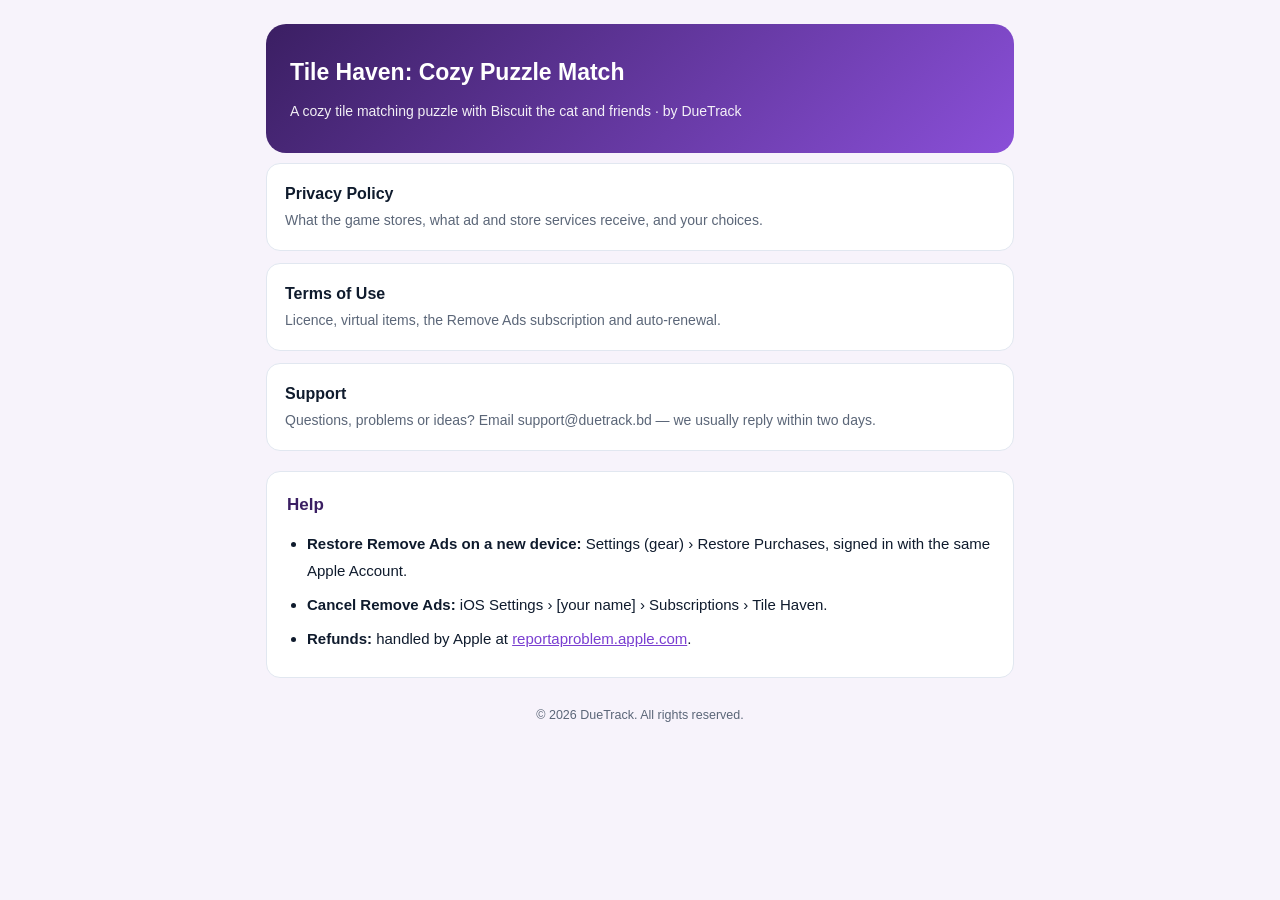
<file: index.html>
<!DOCTYPE html>
<html lang="en">
<head>
<meta charset="UTF-8">
<meta name="viewport" content="width=device-width, initial-scale=1.0">
<title>Tile Haven: Cozy Puzzle Match — Support &amp; Legal</title>
<meta name="description" content="Support, privacy policy and terms of use for Tile Haven: Cozy Puzzle Match, a cozy tile matching puzzle game by DueTrack.">
<link rel="stylesheet" href="./style.css">
</head>
<body>
<div class="wrap">
  <header>
    <h1>Tile Haven: Cozy Puzzle Match</h1>
    <div class="sub">A cozy tile matching puzzle with Biscuit the cat and friends · by DueTrack</div>
  </header>

  <div class="links">
    <a href="./privacy-policy.html">Privacy Policy<span>What the game stores, what ad and store services receive, and your choices.</span></a>
    <a href="./terms.html">Terms of Use<span>Licence, virtual items, the Remove Ads subscription and auto-renewal.</span></a>
    <a href="mailto:support@duetrack.bd?subject=Tile%20Haven%20support">Support<span>Questions, problems or ideas? Email support@duetrack.bd — we usually reply within two days.</span></a>
  </div>

  <section style="margin-top:20px"><h2>Help</h2><ul>
    <li><b>Restore Remove Ads on a new device:</b> Settings (gear) › Restore Purchases, signed in with the same Apple Account.</li>
    <li><b>Cancel Remove Ads:</b> iOS Settings › [your name] › Subscriptions › Tile Haven.</li>
    <li><b>Refunds:</b> handled by Apple at <a href="https://reportaproblem.apple.com">reportaproblem.apple.com</a>.</li>
  </ul></section>

  <footer>© 2026 DueTrack. All rights reserved.</footer>
</div>
</body>
</html>
</file>
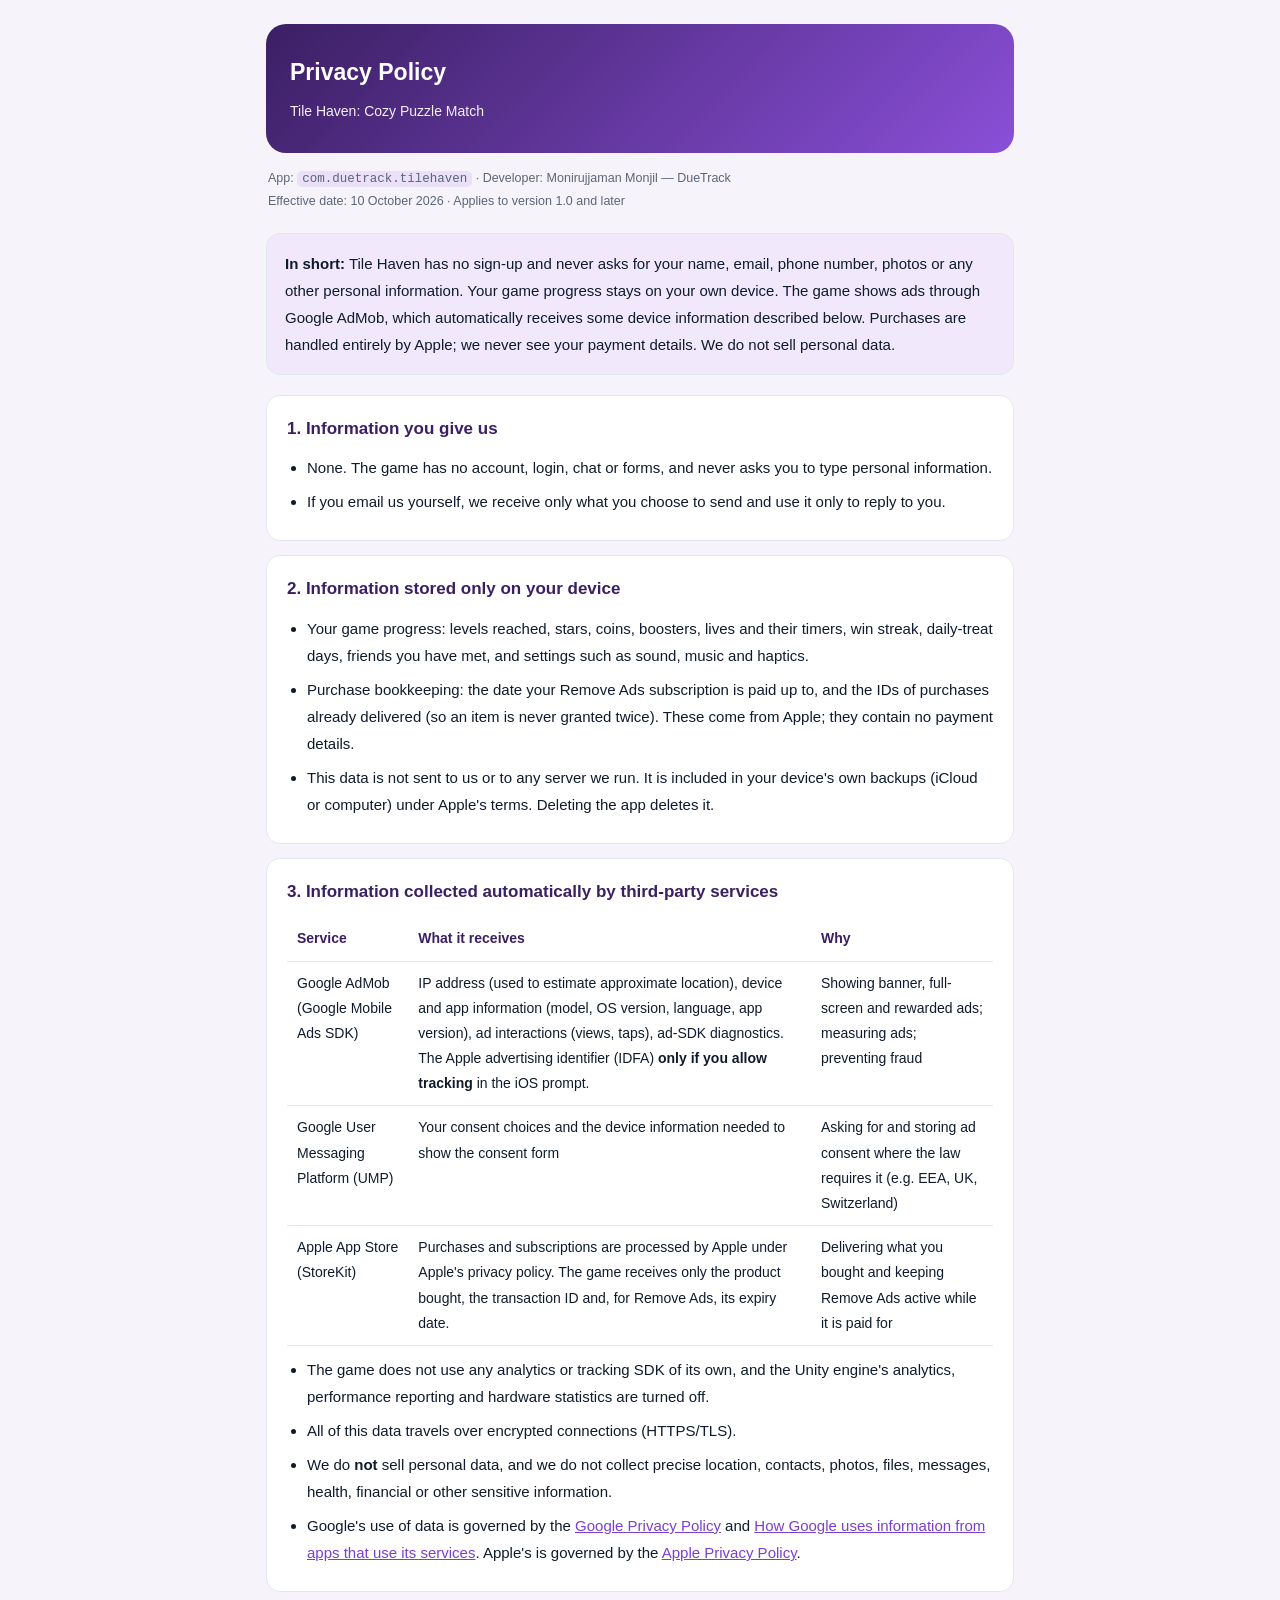
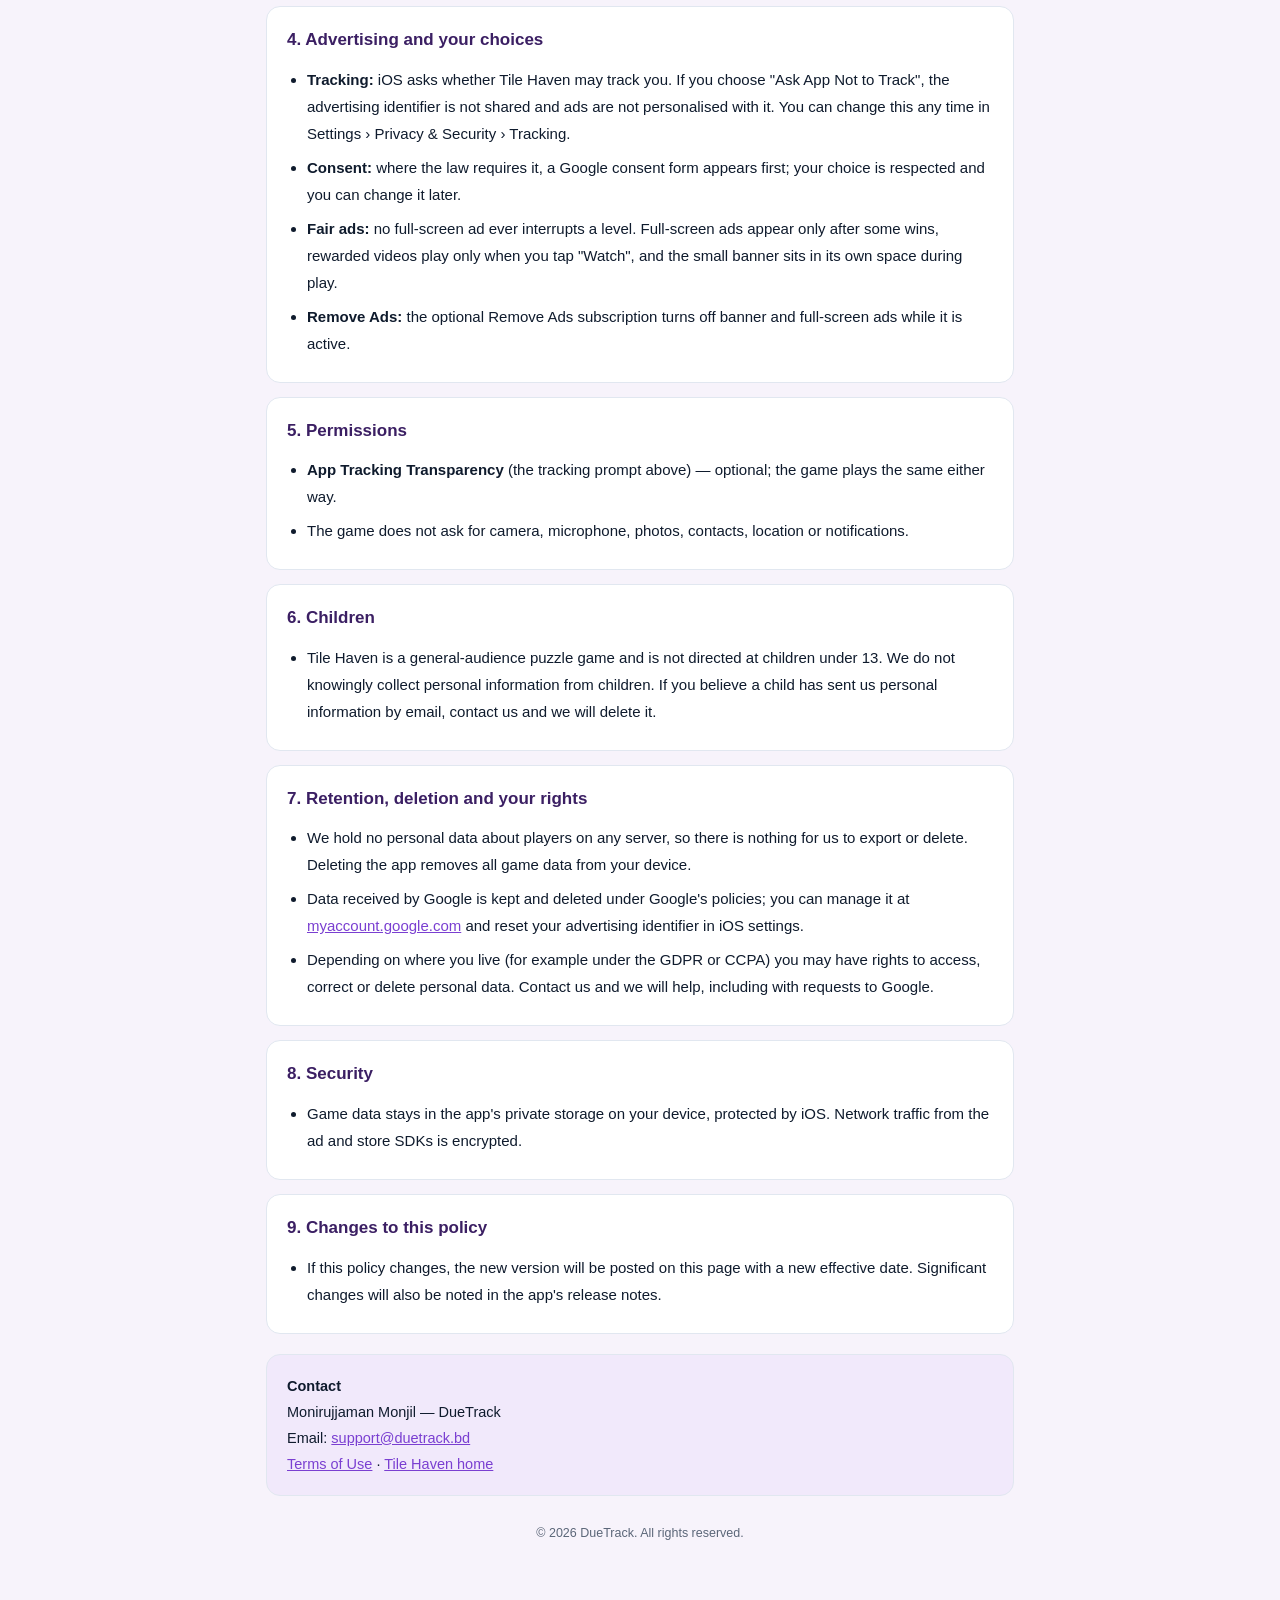
<file: privacy-policy.html>
<!DOCTYPE html>
<html lang="en">
<head>
<meta charset="UTF-8">
<meta name="viewport" content="width=device-width, initial-scale=1.0">
<title>Privacy Policy — Tile Haven: Cozy Puzzle Match</title>
<link rel="stylesheet" href="./style.css">
</head>
<body>
<div class="wrap">
  <header>
    <h1>Privacy Policy</h1>
    <div class="sub">Tile Haven: Cozy Puzzle Match</div>
  </header>
  <div class="meta">
    App: <code>com.duetrack.tilehaven</code> · Developer: Monirujjaman Monjil — DueTrack<br>
    Effective date: 10 October 2026 · Applies to version 1.0 and later
  </div>

  <div class="summary">
    <b>In short:</b> Tile Haven has no sign-up and never asks for your name, email, phone number, photos or
    any other personal information. Your game progress stays on your own device. The game shows ads through
    Google AdMob, which automatically receives some device information described below. Purchases are handled
    entirely by Apple; we never see your payment details. We do not sell personal data.
  </div>

  <section><h2>1. Information you give us</h2><ul>
    <li>None. The game has no account, login, chat or forms, and never asks you to type personal information.</li>
    <li>If you email us yourself, we receive only what you choose to send and use it only to reply to you.</li>
  </ul></section>

  <section><h2>2. Information stored only on your device</h2><ul>
    <li>Your game progress: levels reached, stars, coins, boosters, lives and their timers, win streak,
      daily-treat days, friends you have met, and settings such as sound, music and haptics.</li>
    <li>Purchase bookkeeping: the date your Remove Ads subscription is paid up to, and the IDs of purchases
      already delivered (so an item is never granted twice). These come from Apple; they contain no payment details.</li>
    <li>This data is not sent to us or to any server we run. It is included in your device's own backups
      (iCloud or computer) under Apple's terms. Deleting the app deletes it.</li>
  </ul></section>

  <section><h2>3. Information collected automatically by third-party services</h2>
    <div class="tw"><table>
      <tr><th>Service</th><th>What it receives</th><th>Why</th></tr>
      <tr><td>Google AdMob<br>(Google Mobile Ads SDK)</td>
          <td>IP address (used to estimate approximate location), device and app information (model, OS version,
            language, app version), ad interactions (views, taps), ad-SDK diagnostics. The Apple advertising
            identifier (IDFA) <b>only if you allow tracking</b> in the iOS prompt.</td>
          <td>Showing banner, full-screen and rewarded ads; measuring ads; preventing fraud</td></tr>
      <tr><td>Google User Messaging Platform (UMP)</td>
          <td>Your consent choices and the device information needed to show the consent form</td>
          <td>Asking for and storing ad consent where the law requires it (e.g. EEA, UK, Switzerland)</td></tr>
      <tr><td>Apple App Store (StoreKit)</td>
          <td>Purchases and subscriptions are processed by Apple under Apple's privacy policy. The game receives
            only the product bought, the transaction ID and, for Remove Ads, its expiry date.</td>
          <td>Delivering what you bought and keeping Remove Ads active while it is paid for</td></tr>
    </table></div>
    <ul style="margin-top:10px">
      <li>The game does not use any analytics or tracking SDK of its own, and the Unity engine's analytics,
        performance reporting and hardware statistics are turned off.</li>
      <li>All of this data travels over encrypted connections (HTTPS/TLS).</li>
      <li>We do <b>not</b> sell personal data, and we do not collect precise location, contacts, photos, files,
        messages, health, financial or other sensitive information.</li>
      <li>Google's use of data is governed by the <a href="https://policies.google.com/privacy">Google Privacy Policy</a>
        and <a href="https://policies.google.com/technologies/partner-sites">How Google uses information from apps that use its services</a>.
        Apple's is governed by the <a href="https://www.apple.com/legal/privacy/">Apple Privacy Policy</a>.</li>
    </ul>
  </section>

  <section><h2>4. Advertising and your choices</h2><ul>
    <li><b>Tracking:</b> iOS asks whether Tile Haven may track you. If you choose "Ask App Not to Track", the
      advertising identifier is not shared and ads are not personalised with it. You can change this any time in
      Settings › Privacy &amp; Security › Tracking.</li>
    <li><b>Consent:</b> where the law requires it, a Google consent form appears first; your choice is respected
      and you can change it later.</li>
    <li><b>Fair ads:</b> no full-screen ad ever interrupts a level. Full-screen ads appear only after some wins,
      rewarded videos play only when you tap "Watch", and the small banner sits in its own space during play.</li>
    <li><b>Remove Ads:</b> the optional Remove Ads subscription turns off banner and full-screen ads while it is active.</li>
  </ul></section>

  <section><h2>5. Permissions</h2><ul>
    <li><b>App Tracking Transparency</b> (the tracking prompt above) — optional; the game plays the same either way.</li>
    <li>The game does not ask for camera, microphone, photos, contacts, location or notifications.</li>
  </ul></section>

  <section><h2>6. Children</h2><ul>
    <li>Tile Haven is a general-audience puzzle game and is not directed at children under 13. We do not knowingly
      collect personal information from children. If you believe a child has sent us personal information by
      email, contact us and we will delete it.</li>
  </ul></section>

  <section><h2>7. Retention, deletion and your rights</h2><ul>
    <li>We hold no personal data about players on any server, so there is nothing for us to export or delete.
      Deleting the app removes all game data from your device.</li>
    <li>Data received by Google is kept and deleted under Google's policies; you can manage it at
      <a href="https://myaccount.google.com/data-and-privacy">myaccount.google.com</a> and reset your advertising
      identifier in iOS settings.</li>
    <li>Depending on where you live (for example under the GDPR or CCPA) you may have rights to access, correct or
      delete personal data. Contact us and we will help, including with requests to Google.</li>
  </ul></section>

  <section><h2>8. Security</h2><ul>
    <li>Game data stays in the app's private storage on your device, protected by iOS. Network traffic from the
      ad and store SDKs is encrypted.</li>
  </ul></section>

  <section><h2>9. Changes to this policy</h2><ul>
    <li>If this policy changes, the new version will be posted on this page with a new effective date. Significant
      changes will also be noted in the app's release notes.</li>
  </ul></section>

  <div class="contact">
    <b>Contact</b><br>
    Monirujjaman Monjil — DueTrack<br>
    Email: <a href="mailto:support@duetrack.bd">support@duetrack.bd</a><br>
    <a href="./terms.html">Terms of Use</a> · <a href="./index.html">Tile Haven home</a>
  </div>
  <footer>© 2026 DueTrack. All rights reserved.</footer>
</div>
</body>
</html>
</file>
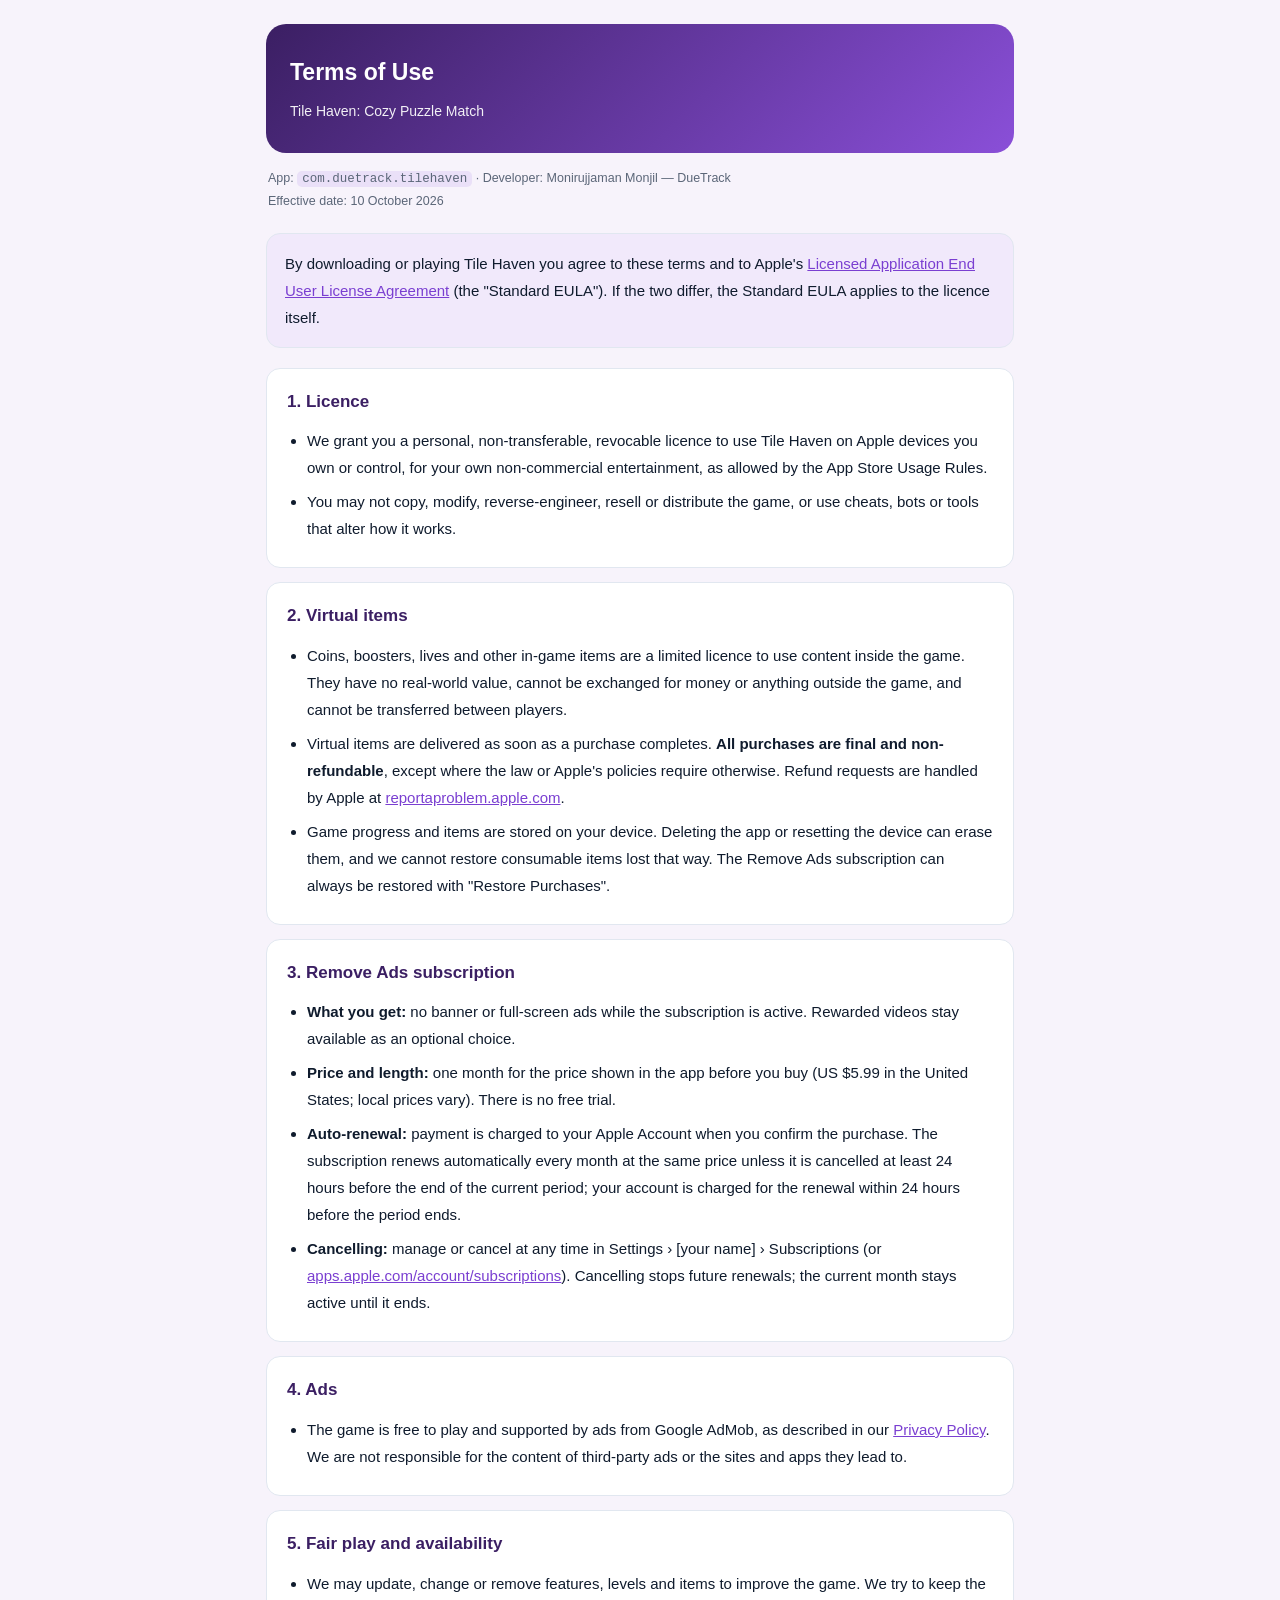
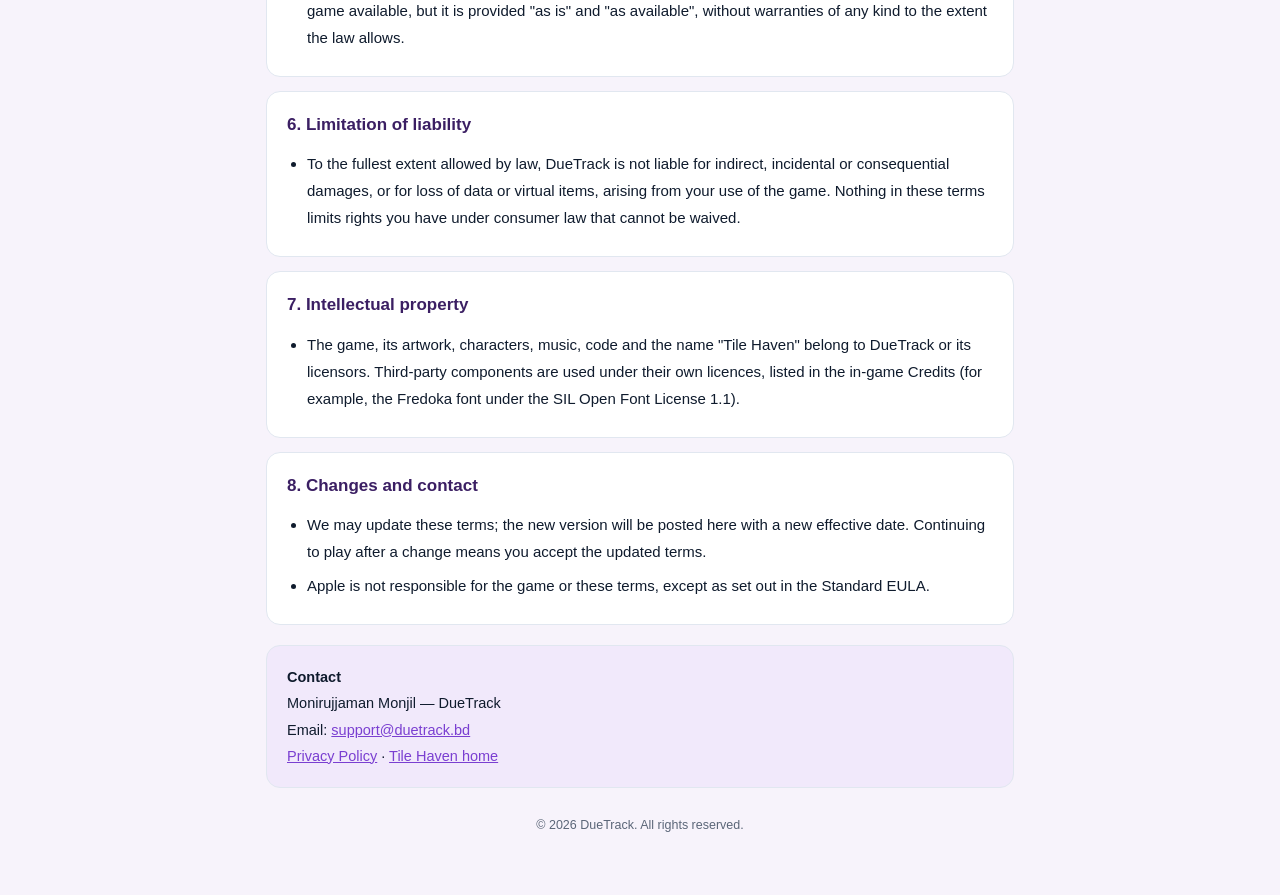
<file: terms.html>
<!DOCTYPE html>
<html lang="en">
<head>
<meta charset="UTF-8">
<meta name="viewport" content="width=device-width, initial-scale=1.0">
<title>Terms of Use — Tile Haven: Cozy Puzzle Match</title>
<link rel="stylesheet" href="./style.css">
</head>
<body>
<div class="wrap">
  <header>
    <h1>Terms of Use</h1>
    <div class="sub">Tile Haven: Cozy Puzzle Match</div>
  </header>
  <div class="meta">
    App: <code>com.duetrack.tilehaven</code> · Developer: Monirujjaman Monjil — DueTrack<br>
    Effective date: 10 October 2026
  </div>

  <div class="summary">
    By downloading or playing Tile Haven you agree to these terms and to Apple's
    <a href="https://www.apple.com/legal/internet-services/itunes/dev/stdeula/">Licensed Application End User License Agreement</a>
    (the "Standard EULA"). If the two differ, the Standard EULA applies to the licence itself.
  </div>

  <section><h2>1. Licence</h2><ul>
    <li>We grant you a personal, non-transferable, revocable licence to use Tile Haven on Apple devices you own or
      control, for your own non-commercial entertainment, as allowed by the App Store Usage Rules.</li>
    <li>You may not copy, modify, reverse-engineer, resell or distribute the game, or use cheats, bots or tools
      that alter how it works.</li>
  </ul></section>

  <section><h2>2. Virtual items</h2><ul>
    <li>Coins, boosters, lives and other in-game items are a limited licence to use content inside the game.
      They have no real-world value, cannot be exchanged for money or anything outside the game, and cannot be
      transferred between players.</li>
    <li>Virtual items are delivered as soon as a purchase completes. <b>All purchases are final and
      non-refundable</b>, except where the law or Apple's policies require otherwise. Refund requests are handled
      by Apple at <a href="https://reportaproblem.apple.com">reportaproblem.apple.com</a>.</li>
    <li>Game progress and items are stored on your device. Deleting the app or resetting the device can erase
      them, and we cannot restore consumable items lost that way. The Remove Ads subscription can always be
      restored with "Restore Purchases".</li>
  </ul></section>

  <section><h2>3. Remove Ads subscription</h2><ul>
    <li><b>What you get:</b> no banner or full-screen ads while the subscription is active. Rewarded videos stay
      available as an optional choice.</li>
    <li><b>Price and length:</b> one month for the price shown in the app before you buy (US $5.99 in the United
      States; local prices vary). There is no free trial.</li>
    <li><b>Auto-renewal:</b> payment is charged to your Apple Account when you confirm the purchase. The
      subscription renews automatically every month at the same price unless it is cancelled at least 24 hours
      before the end of the current period; your account is charged for the renewal within 24 hours before the
      period ends.</li>
    <li><b>Cancelling:</b> manage or cancel at any time in Settings › [your name] › Subscriptions (or
      <a href="https://apps.apple.com/account/subscriptions">apps.apple.com/account/subscriptions</a>). Cancelling
      stops future renewals; the current month stays active until it ends.</li>
  </ul></section>

  <section><h2>4. Ads</h2><ul>
    <li>The game is free to play and supported by ads from Google AdMob, as described in our
      <a href="./privacy-policy.html">Privacy Policy</a>. We are not responsible for the content of third-party
      ads or the sites and apps they lead to.</li>
  </ul></section>

  <section><h2>5. Fair play and availability</h2><ul>
    <li>We may update, change or remove features, levels and items to improve the game. We try to keep the game
      available, but it is provided "as is" and "as available", without warranties of any kind to the extent the
      law allows.</li>
  </ul></section>

  <section><h2>6. Limitation of liability</h2><ul>
    <li>To the fullest extent allowed by law, DueTrack is not liable for indirect, incidental or consequential
      damages, or for loss of data or virtual items, arising from your use of the game. Nothing in these terms
      limits rights you have under consumer law that cannot be waived.</li>
  </ul></section>

  <section><h2>7. Intellectual property</h2><ul>
    <li>The game, its artwork, characters, music, code and the name "Tile Haven" belong to DueTrack or its
      licensors. Third-party components are used under their own licences, listed in the in-game Credits
      (for example, the Fredoka font under the SIL Open Font License 1.1).</li>
  </ul></section>

  <section><h2>8. Changes and contact</h2><ul>
    <li>We may update these terms; the new version will be posted here with a new effective date. Continuing to
      play after a change means you accept the updated terms.</li>
    <li>Apple is not responsible for the game or these terms, except as set out in the Standard EULA.</li>
  </ul></section>

  <div class="contact">
    <b>Contact</b><br>
    Monirujjaman Monjil — DueTrack<br>
    Email: <a href="mailto:support@duetrack.bd">support@duetrack.bd</a><br>
    <a href="./privacy-policy.html">Privacy Policy</a> · <a href="./index.html">Tile Haven home</a>
  </div>
  <footer>© 2026 DueTrack. All rights reserved.</footer>
</div>
</body>
</html>
</file>
<file: style.css>
:root{--blue:#7a3fd1;--navy:#3b1f63;--bg:#f7f3fb;--card:#fff;--ink:#0f1b2d;--muted:#5b6678;--line:#e1e7f0;--soft:#f1e9fb;}
*{box-sizing:border-box}
body{margin:0;font-family:-apple-system,"Segoe UI","Noto Sans Bengali",Roboto,sans-serif;
     background:var(--bg);color:var(--ink);line-height:1.8;}
.wrap{max-width:780px;margin:0 auto;padding:24px 16px 60px;}
header{background:linear-gradient(135deg,#3b1f63,#8a4fd8);color:#fff;border-radius:20px;padding:28px 24px;margin-bottom:10px;}
header h1{margin:0 0 6px;font-size:23px;font-weight:800;}
header .sub{opacity:.93;font-size:14px;}
.meta{font-size:12.5px;color:var(--muted);margin:14px 2px 20px;}
.summary{background:var(--soft);border:1px solid var(--line);border-radius:14px;padding:16px 18px;margin-bottom:20px;font-size:15px;}
.bn{color:var(--muted);font-size:14px;margin-top:8px;}
section{background:var(--card);border:1px solid var(--line);border-radius:14px;padding:18px 20px;margin-bottom:14px;}
section h2{margin:0 0 10px;font-size:17px;color:var(--navy);}
ul{margin:0;padding-left:20px;}
li{margin:7px 0;font-size:15px;}
a{color:var(--blue);}
.tw{overflow-x:auto;-webkit-overflow-scrolling:touch;margin-top:6px;}
table{border-collapse:collapse;width:100%;min-width:560px;font-size:14px;}
th,td{text-align:left;vertical-align:top;padding:9px 10px;border-bottom:1px solid var(--line);}
th{color:var(--navy);font-weight:700;white-space:nowrap;}
code{background:rgba(122,63,209,.10);padding:1px 5px;border-radius:5px;font-size:12.5px;}
.contact{background:var(--soft);border:1px solid var(--line);border-radius:14px;padding:18px 20px;margin-top:20px;font-size:14.5px;}
.links{display:grid;gap:12px;margin-top:6px;}
.links a{display:block;background:var(--card);border:1px solid var(--line);border-radius:14px;padding:16px 18px;text-decoration:none;color:var(--ink);font-weight:700;}
.links a span{display:block;font-weight:400;color:var(--muted);font-size:14px;}
footer{text-align:center;color:var(--muted);font-size:12.5px;margin-top:26px;}
@media(prefers-color-scheme:dark){
  :root{--bg:#140d1f;--card:#1f1530;--ink:#f1eaf8;--muted:#b0a2c2;--line:#33264a;--soft:#241838;}
  section h2,th{color:#c9a6ff;}
  a{color:#c9a6ff;}
  code{background:rgba(201,166,255,.14);}
}
</file>
